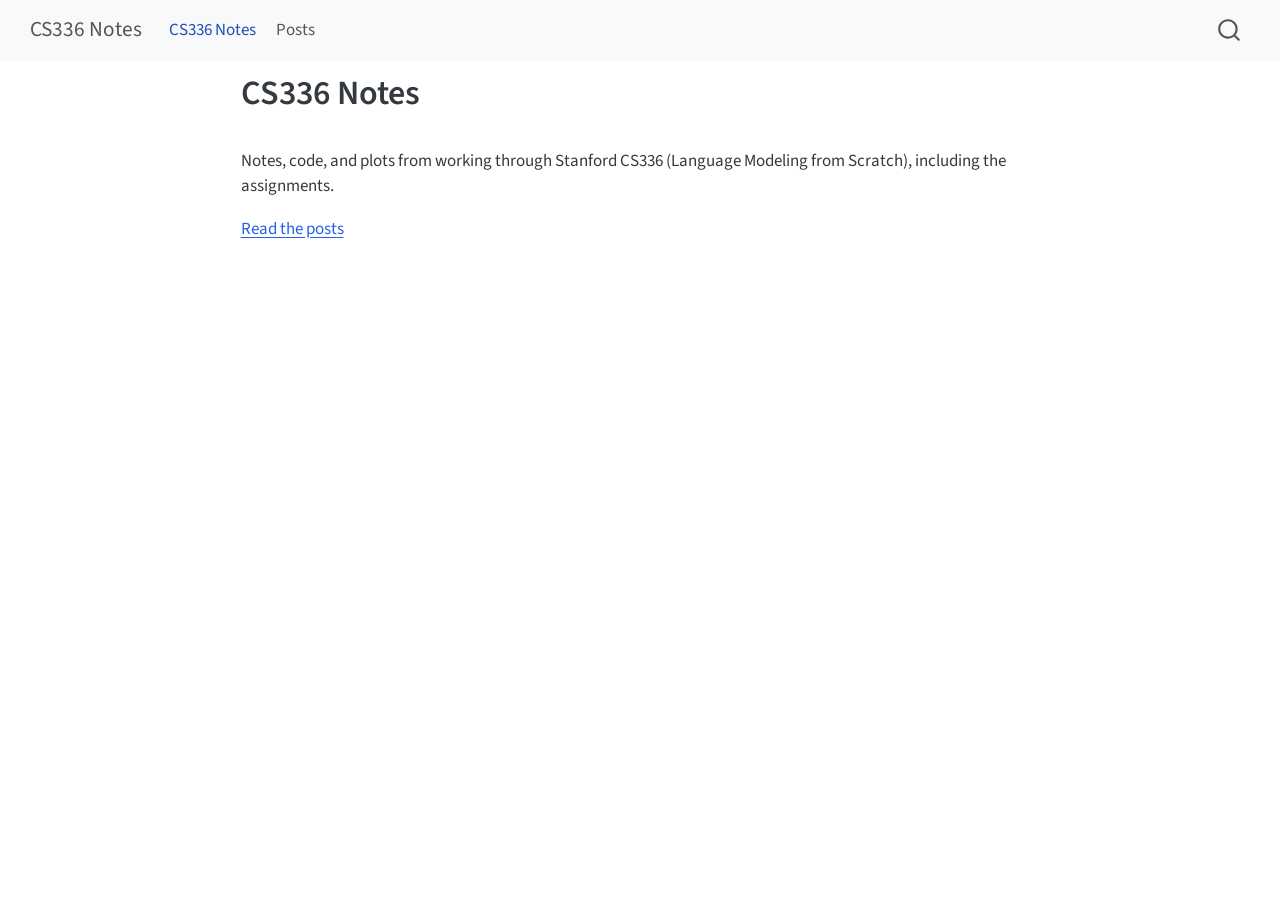
<file: index.html>
<!DOCTYPE html>
<html xmlns="http://www.w3.org/1999/xhtml" lang="en" xml:lang="en"><head>

<meta charset="utf-8">
<meta name="generator" content="quarto-1.10.19">

<meta name="viewport" content="width=device-width, initial-scale=1.0, user-scalable=yes">


<title>CS336 Notes</title>
<style>
/* Default styles provided by pandoc.
** See https://pandoc.org/MANUAL.html#variables-for-html for config info.
*/
span.smallcaps{font-variant: small-caps;}
div.columns{display: flex; gap: 1.5em;}
div.column{flex: auto;}
@media screen {
div.columns{gap: min(4vw, 1.5em);}
div.column{overflow-x: auto;}
}
div.hanging-indent{margin-left: 1.5em; text-indent: -1.5em;}
ul.task-list{list-style: none;}
ul.task-list li input[type="checkbox"] {
  width: 0.8em;
  margin: 0 0.8em 0.2em -1em; /* quarto-specific, see https://github.com/quarto-dev/quarto-cli/issues/4556 */ 
  vertical-align: middle;
}
</style>


<script src="site_libs/quarto-nav/quarto-nav.js"></script>
<script src="site_libs/quarto-nav/headroom.min.js"></script>
<script src="site_libs/clipboard/clipboard.min.js"></script>
<script src="site_libs/quarto-search/autocomplete.umd.js"></script>
<script src="site_libs/quarto-search/fuse.min.js"></script>
<script src="site_libs/quarto-search/quarto-search.js"></script>
<meta name="quarto:offset" content="./">
<script src="site_libs/quarto-html/quarto.js" type="module"></script>
<script src="site_libs/quarto-html/tabsets/tabsets.js" type="module"></script>
<script src="site_libs/quarto-html/popper.min.js"></script>
<script src="site_libs/quarto-html/tippy.umd.min.js"></script>
<link href="site_libs/quarto-html/tippy.css" rel="stylesheet">
<link href="site_libs/quarto-html/quarto-syntax-highlighting-bf27225e3a48a9273f3daa8f8e829971.css" rel="stylesheet" id="quarto-text-highlighting-styles">
<script src="site_libs/bootstrap/bootstrap.min.js"></script>
<link href="site_libs/bootstrap/bootstrap-icons.css" rel="stylesheet">
<link href="site_libs/bootstrap/bootstrap-06f8a88343a80d1801e7d5232569a929.min.css" rel="stylesheet" append-hash="true" id="quarto-bootstrap" data-mode="light">
<script id="quarto-search-options" type="application/json">{
  "location": "navbar",
  "copy-button": false,
  "collapse-after": 3,
  "panel-placement": "end",
  "type": "overlay",
  "limit": 50,
  "keyboard-shortcut": [
    "f",
    "/",
    "s"
  ],
  "show-item-context": false,
  "language": {
    "search-no-results-text": "No results",
    "search-matching-documents-text": "matching documents",
    "search-copy-link-title": "Copy link to search",
    "search-hide-matches-text": "Hide additional matches",
    "search-more-match-text": "more match in this document",
    "search-more-matches-text": "more matches in this document",
    "search-clear-button-title": "Clear",
    "search-text-placeholder": "",
    "search-detached-cancel-button-title": "Cancel",
    "search-submit-button-title": "Submit",
    "search-label": "Search"
  }
}</script>


</head>

<body class="nav-fixed fullcontent quarto-light">

<div id="quarto-search-results"></div>
  <header id="quarto-header" class="headroom fixed-top">
    <nav class="navbar navbar-expand-lg " data-bs-theme="dark">
      <div class="navbar-container container-fluid">
      <div class="navbar-brand-container mx-auto">
    <a class="navbar-brand" href="./index.html">
    <span class="navbar-title">CS336 Notes</span>
    </a>
  </div>
            <div id="quarto-search" class="" title="Search"></div>
          <button class="navbar-toggler" type="button" data-bs-toggle="collapse" data-bs-target="#navbarCollapse" aria-controls="navbarCollapse" role="menu" aria-expanded="false" aria-label="Toggle navigation" onclick="if (window.quartoToggleHeadroom) { window.quartoToggleHeadroom(); }">
  <span class="navbar-toggler-icon"></span>
</button>
          <div class="collapse navbar-collapse" id="navbarCollapse">
            <ul class="navbar-nav navbar-nav-scroll me-auto">
  <li class="nav-item">
    <a class="nav-link active" href="./index.html" aria-current="page"> 
<span class="menu-text">CS336 Notes</span></a>
  </li>  
  <li class="nav-item">
    <a class="nav-link" href="./posts/index.html"> 
<span class="menu-text">Posts</span></a>
  </li>  
</ul>
          </div> <!-- /navcollapse -->
            <div class="quarto-navbar-tools">
</div>
      </div> <!-- /container-fluid -->
    </nav>
</header>
<!-- content -->
<div id="quarto-content" class="quarto-container page-columns page-rows-contents page-layout-article page-navbar">
<!-- sidebar -->
<!-- margin-sidebar -->
    
<!-- main -->
<div class="quarto-about-marquee">
  <div class="about-image-container">
  </div>
  <div class="about-contents">
    <header id="title-block-header" class="quarto-title-block default">
<div class="quarto-title">
<h1 class="title">CS336 Notes</h1>
</div>
<div class="quarto-title-meta">
  </div>
</header> <main class="content" id="quarto-document-content">
<p>Notes, code, and plots from working through Stanford CS336 (Language Modeling from Scratch), including the assignments.</p>
<p><a href="./posts/index.html">Read the posts</a></p>


</main> 
  </div>
</div>
 <!-- /main -->
<script id="quarto-html-after-body" type="application/javascript">
  window.document.addEventListener("DOMContentLoaded", function (event) {
    const isCodeAnnotation = (el) => {
      for (const clz of el.classList) {
        if (clz.startsWith('code-annotation-')) {                     
          return true;
        }
      }
      return false;
    }
    const onCopySuccess = function(e) {
      // button target
      const button = e.trigger;
      // don't keep focus
      button.blur();
      // flash "checked"
      button.classList.add('code-copy-button-checked');
      var currentTitle = button.getAttribute("title");
      button.setAttribute("title", "Copied!");
      let tooltip;
      if (window.bootstrap) {
        button.setAttribute("data-bs-toggle", "tooltip");
        button.setAttribute("data-bs-placement", "left");
        button.setAttribute("data-bs-title", "Copied!");
        tooltip = new bootstrap.Tooltip(button, 
          { trigger: "manual", 
            customClass: "code-copy-button-tooltip",
            offset: [0, -8]});
        tooltip.show();    
      }
      setTimeout(function() {
        if (tooltip) {
          tooltip.hide();
          button.removeAttribute("data-bs-title");
          button.removeAttribute("data-bs-toggle");
          button.removeAttribute("data-bs-placement");
        }
        button.setAttribute("title", currentTitle);
        button.classList.remove('code-copy-button-checked');
      }, 1000);
      // clear code selection
      e.clearSelection();
    }
    const getTextToCopy = function(trigger) {
      const outerScaffold = trigger.parentElement.cloneNode(true);
      const codeEl = outerScaffold.querySelector('code');
      for (const childEl of codeEl.children) {
        if (isCodeAnnotation(childEl)) {
          childEl.remove();
        }
      }
      return codeEl.innerText;
    }
    const clipboard = new window.ClipboardJS('.code-copy-button:not([data-in-quarto-modal])', {
      text: getTextToCopy
    });
    clipboard.on('success', onCopySuccess);
    if (window.document.getElementById('quarto-embedded-source-code-modal')) {
      const clipboardModal = new window.ClipboardJS('.code-copy-button[data-in-quarto-modal]', {
        text: getTextToCopy,
        container: window.document.getElementById('quarto-embedded-source-code-modal')
      });
      clipboardModal.on('success', onCopySuccess);
    }
      var localhostRegex = new RegExp(/^(?:http|https):\/\/localhost\:?[0-9]*\//);
      var mailtoRegex = new RegExp(/^mailto:/);
        var filterRegex = new RegExp("https:\/\/manish13\.github\.io\/cs336-blog\/");
      var isInternal = (href) => {
          return filterRegex.test(href) || localhostRegex.test(href) || mailtoRegex.test(href);
      }
      // Inspect non-navigation links and adorn them if external
     var links = window.document.querySelectorAll('a[href]:not(.nav-link):not(.navbar-brand):not(.toc-action):not(.sidebar-link):not(.sidebar-item-toggle):not(.pagination-link):not(.no-external):not([aria-hidden]):not(.dropdown-item):not(.quarto-navigation-tool):not(.about-link)');
      for (var i=0; i<links.length; i++) {
        const link = links[i];
        if (!isInternal(link.href)) {
          // undo the damage that might have been done by quarto-nav.js in the case of
          // links that we want to consider external
          if (link.dataset.originalHref !== undefined) {
            link.href = link.dataset.originalHref;
          }
        }
      }
    function tippyHover(el, contentFn, onTriggerFn, onUntriggerFn) {
      const config = {
        allowHTML: true,
        maxWidth: 500,
        delay: 100,
        arrow: false,
        appendTo: function(el) {
            return el.parentElement;
        },
        interactive: true,
        interactiveBorder: 10,
        theme: 'quarto',
        placement: 'bottom-start',
      };
      if (contentFn) {
        config.content = contentFn;
      }
      if (onTriggerFn) {
        config.onTrigger = onTriggerFn;
      }
      if (onUntriggerFn) {
        config.onUntrigger = onUntriggerFn;
      }
      window.tippy(el, config); 
    }
    const noterefs = window.document.querySelectorAll('a[role="doc-noteref"]');
    for (var i=0; i<noterefs.length; i++) {
      const ref = noterefs[i];
      tippyHover(ref, function() {
        // use id or data attribute instead here
        let href = ref.getAttribute('data-footnote-href') || ref.getAttribute('href');
        try { href = new URL(href).hash; } catch {}
        const id = href.replace(/^#\/?/, "");
        const note = window.document.getElementById(id);
        if (note) {
          return note.innerHTML;
        } else {
          return "";
        }
      });
    }
    const xrefs = window.document.querySelectorAll('a.quarto-xref');
    const processXRef = (id, note) => {
      // Strip column container classes
      const stripColumnClz = (el) => {
        el.classList.remove("page-full", "page-columns");
        if (el.children) {
          for (const child of el.children) {
            stripColumnClz(child);
          }
        }
      }
      stripColumnClz(note)
      if (id === null || id.startsWith('sec-')) {
        // Special case sections, only their first couple elements
        const container = document.createElement("div");
        if (note.children && note.children.length > 2) {
          container.appendChild(note.children[0].cloneNode(true));
          for (let i = 1; i < note.children.length; i++) {
            const child = note.children[i];
            if (child.tagName === "P" && child.innerText === "") {
              continue;
            } else {
              container.appendChild(child.cloneNode(true));
              break;
            }
          }
          if (window.Quarto?.typesetMath) {
            window.Quarto.typesetMath(container);
          }
          return container.innerHTML
        } else {
          if (window.Quarto?.typesetMath) {
            window.Quarto.typesetMath(note);
          }
          return note.innerHTML;
        }
      } else {
        // Remove any anchor links if they are present
        const anchorLink = note.querySelector('a.anchorjs-link');
        if (anchorLink) {
          anchorLink.remove();
        }
        if (window.Quarto?.typesetMath) {
          window.Quarto.typesetMath(note);
        }
        if (note.classList.contains("callout")) {
          return note.outerHTML;
        } else {
          return note.innerHTML;
        }
      }
    }
    for (var i=0; i<xrefs.length; i++) {
      const xref = xrefs[i];
      tippyHover(xref, undefined, function(instance) {
        instance.disable();
        let url = xref.getAttribute('href');
        let hash = undefined; 
        if (url.startsWith('#')) {
          hash = url;
        } else {
          try { hash = new URL(url).hash; } catch {}
        }
        if (hash) {
          const id = hash.replace(/^#\/?/, "");
          const note = window.document.getElementById(id);
          if (note !== null) {
            try {
              const html = processXRef(id, note.cloneNode(true));
              instance.setContent(html);
            } finally {
              instance.enable();
              instance.show();
            }
          } else {
            // See if we can fetch this
            fetch(url.split('#')[0])
            .then(res => res.text())
            .then(html => {
              const parser = new DOMParser();
              const htmlDoc = parser.parseFromString(html, "text/html");
              const note = htmlDoc.getElementById(id);
              if (note !== null) {
                const html = processXRef(id, note);
                instance.setContent(html);
              } 
            }).finally(() => {
              instance.enable();
              instance.show();
            });
          }
        } else {
          // See if we can fetch a full url (with no hash to target)
          // This is a special case and we should probably do some content thinning / targeting
          fetch(url)
          .then(res => res.text())
          .then(html => {
            const parser = new DOMParser();
            const htmlDoc = parser.parseFromString(html, "text/html");
            const note = htmlDoc.querySelector('main.content');
            if (note !== null) {
              // This should only happen for chapter cross references
              // (since there is no id in the URL)
              // remove the first header
              if (note.children.length > 0 && note.children[0].tagName === "HEADER") {
                note.children[0].remove();
              }
              const html = processXRef(null, note);
              instance.setContent(html);
            } 
          }).finally(() => {
            instance.enable();
            instance.show();
          });
        }
      }, function(instance) {
      });
    }
        let selectedAnnoteEl;
        const selectorForAnnotation = ( cell, annotation) => {
          let cellAttr = 'data-code-cell="' + cell + '"';
          let lineAttr = 'data-code-annotation="' +  annotation + '"';
          const selector = 'span[' + cellAttr + '][' + lineAttr + ']';
          return selector;
        }
        const selectCodeLines = (annoteEl) => {
          const doc = window.document;
          const targetCell = annoteEl.getAttribute("data-target-cell");
          const targetAnnotation = annoteEl.getAttribute("data-target-annotation");
          const annoteSpan = window.document.querySelector(selectorForAnnotation(targetCell, targetAnnotation));
          const lines = annoteSpan.getAttribute("data-code-lines").split(",");
          const lineIds = lines.map((line) => {
            return targetCell + "-" + line;
          })
          let top = null;
          let height = null;
          let parent = null;
          if (lineIds.length > 0) {
              //compute the position of the single el (top and bottom and make a div)
              const el = window.document.getElementById(lineIds[0]);
              top = el.offsetTop;
              height = el.offsetHeight;
              parent = el.parentElement.parentElement;
            if (lineIds.length > 1) {
              const lastEl = window.document.getElementById(lineIds[lineIds.length - 1]);
              const bottom = lastEl.offsetTop + lastEl.offsetHeight;
              height = bottom - top;
            }
            if (top !== null && height !== null && parent !== null) {
              // cook up a div (if necessary) and position it 
              let div = window.document.getElementById("code-annotation-line-highlight");
              if (div === null) {
                div = window.document.createElement("div");
                div.setAttribute("id", "code-annotation-line-highlight");
                div.style.position = 'absolute';
                parent.appendChild(div);
              }
              div.style.top = top - 2 + "px";
              div.style.height = height + 4 + "px";
              div.style.left = 0;
              let gutterDiv = window.document.getElementById("code-annotation-line-highlight-gutter");
              if (gutterDiv === null) {
                gutterDiv = window.document.createElement("div");
                gutterDiv.setAttribute("id", "code-annotation-line-highlight-gutter");
                gutterDiv.style.position = 'absolute';
                const codeCell = window.document.getElementById(targetCell);
                const gutter = codeCell.querySelector('.code-annotation-gutter');
                gutter.appendChild(gutterDiv);
              }
              gutterDiv.style.top = top - 2 + "px";
              gutterDiv.style.height = height + 4 + "px";
            }
            selectedAnnoteEl = annoteEl;
          }
        };
        const unselectCodeLines = () => {
          const elementsIds = ["code-annotation-line-highlight", "code-annotation-line-highlight-gutter"];
          elementsIds.forEach((elId) => {
            const div = window.document.getElementById(elId);
            if (div) {
              div.remove();
            }
          });
          selectedAnnoteEl = undefined;
        };
          // Handle positioning of the toggle
      window.addEventListener(
        "resize",
        throttle(() => {
          elRect = undefined;
          if (selectedAnnoteEl) {
            selectCodeLines(selectedAnnoteEl);
          }
        }, 10)
      );
      function throttle(fn, ms) {
      let throttle = false;
      let timer;
        return (...args) => {
          if(!throttle) { // first call gets through
              fn.apply(this, args);
              throttle = true;
          } else { // all the others get throttled
              if(timer) clearTimeout(timer); // cancel #2
              timer = setTimeout(() => {
                fn.apply(this, args);
                timer = throttle = false;
              }, ms);
          }
        };
      }
        // Attach click handler to the DT
        const annoteDls = window.document.querySelectorAll('dt[data-target-cell]');
        for (const annoteDlNode of annoteDls) {
          annoteDlNode.addEventListener('click', (event) => {
            const clickedEl = event.target;
            if (clickedEl !== selectedAnnoteEl) {
              unselectCodeLines();
              const activeEl = window.document.querySelector('dt[data-target-cell].code-annotation-active');
              if (activeEl) {
                activeEl.classList.remove('code-annotation-active');
              }
              selectCodeLines(clickedEl);
              clickedEl.classList.add('code-annotation-active');
            } else {
              // Unselect the line
              unselectCodeLines();
              clickedEl.classList.remove('code-annotation-active');
            }
          });
        }
    const findCites = (el) => {
      const parentEl = el.parentElement;
      if (parentEl) {
        const cites = parentEl.dataset.cites;
        if (cites) {
          return {
            el,
            cites: cites.split(' ')
          };
        } else {
          return findCites(el.parentElement)
        }
      } else {
        return undefined;
      }
    };
    var bibliorefs = window.document.querySelectorAll('a[role="doc-biblioref"]');
    for (var i=0; i<bibliorefs.length; i++) {
      const ref = bibliorefs[i];
      const citeInfo = findCites(ref);
      if (citeInfo) {
        tippyHover(citeInfo.el, function() {
          var popup = window.document.createElement('div');
          citeInfo.cites.forEach(function(cite) {
            var citeDiv = window.document.createElement('div');
            citeDiv.classList.add('hanging-indent');
            citeDiv.classList.add('csl-entry');
            var biblioDiv = window.document.getElementById('ref-' + cite);
            if (biblioDiv) {
              citeDiv.innerHTML = biblioDiv.innerHTML;
            }
            popup.appendChild(citeDiv);
          });
          return popup.innerHTML;
        });
      }
    }
  });
  </script>
</div> <!-- /content -->




</body></html>
</file>
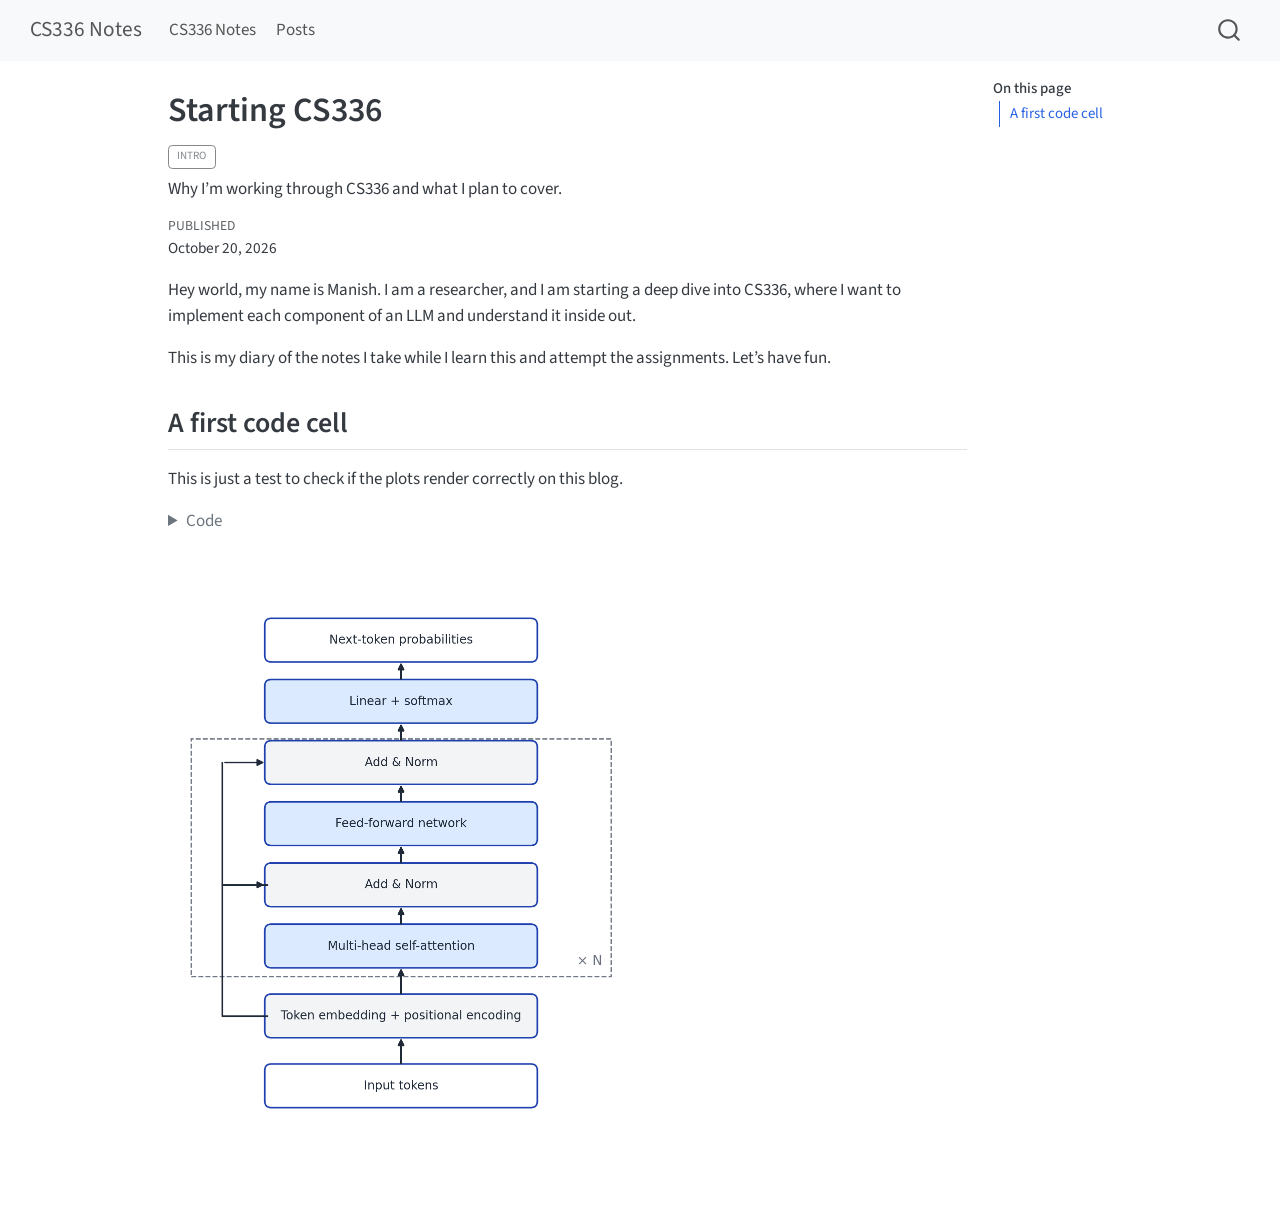
<file: posts/2026-10-20-introduction/index.html>
<!DOCTYPE html>
<html xmlns="http://www.w3.org/1999/xhtml" lang="en" xml:lang="en"><head>

<meta charset="utf-8">
<meta name="generator" content="quarto-1.10.19">

<meta name="viewport" content="width=device-width, initial-scale=1.0, user-scalable=yes">

<meta name="dcterms.date" content="2026-10-20">
<meta name="description" content="Why I’m working through CS336 and what I plan to cover.">

<title>Starting CS336 – CS336 Notes</title>
<style>
/* Default styles provided by pandoc.
** See https://pandoc.org/MANUAL.html#variables-for-html for config info.
*/
span.smallcaps{font-variant: small-caps;}
div.columns{display: flex; gap: 1.5em;}
div.column{flex: auto;}
@media screen {
div.columns{gap: min(4vw, 1.5em);}
div.column{overflow-x: auto;}
}
div.hanging-indent{margin-left: 1.5em; text-indent: -1.5em;}
ul.task-list{list-style: none;}
ul.task-list li input[type="checkbox"] {
  width: 0.8em;
  margin: 0 0.8em 0.2em -1em; /* quarto-specific, see https://github.com/quarto-dev/quarto-cli/issues/4556 */ 
  vertical-align: middle;
}
/* CSS for syntax highlighting */
html { -webkit-text-size-adjust: 100%; }
pre > code.sourceCode { white-space: pre; position: relative; }
pre > code.sourceCode > span { display: inline-block; line-height: 1.25; }
pre > code.sourceCode > span:empty { height: 1.2em; }
.sourceCode { overflow: visible; }
code.sourceCode > span { color: inherit; text-decoration: inherit; }
div.sourceCode { margin: 1em 0; }
pre.sourceCode { margin: 0; }
@media screen {
div.sourceCode { overflow: auto; }
}
@media print {
pre > code.sourceCode { white-space: pre-wrap; }
pre > code.sourceCode > span { text-indent: -5em; padding-left: 5em; }
}
pre.numberSource code
  { counter-reset: source-line 0; }
pre.numberSource code > span
  { position: relative; left: -4em; counter-increment: source-line; }
pre.numberSource code > span > a:first-child::before
  { content: counter(source-line);
    position: relative; left: -1em; text-align: right; vertical-align: baseline;
    border: none; display: inline-block;
    -webkit-touch-callout: none; -webkit-user-select: none;
    -khtml-user-select: none; -moz-user-select: none;
    -ms-user-select: none; user-select: none;
    padding: 0 4px; width: 4em;
  }
pre.numberSource { margin-left: 3em;  padding-left: 4px; }
div.sourceCode
  {   }
@media screen {
pre > code.sourceCode > span > a:first-child::before { text-decoration: underline; }
}
</style>


<script src="../../site_libs/quarto-nav/quarto-nav.js"></script>
<script src="../../site_libs/quarto-nav/headroom.min.js"></script>
<script src="../../site_libs/clipboard/clipboard.min.js"></script>
<script src="../../site_libs/quarto-search/autocomplete.umd.js"></script>
<script src="../../site_libs/quarto-search/fuse.min.js"></script>
<script src="../../site_libs/quarto-search/quarto-search.js"></script>
<meta name="quarto:offset" content="../../">
<script src="../../site_libs/quarto-html/quarto.js" type="module"></script>
<script src="../../site_libs/quarto-html/tabsets/tabsets.js" type="module"></script>
<script src="../../site_libs/quarto-html/popper.min.js"></script>
<script src="../../site_libs/quarto-html/tippy.umd.min.js"></script>
<script src="../../site_libs/quarto-html/anchor.min.js"></script>
<link href="../../site_libs/quarto-html/tippy.css" rel="stylesheet">
<link href="../../site_libs/quarto-html/quarto-syntax-highlighting-bf27225e3a48a9273f3daa8f8e829971.css" rel="stylesheet" id="quarto-text-highlighting-styles">
<script src="../../site_libs/bootstrap/bootstrap.min.js"></script>
<link href="../../site_libs/bootstrap/bootstrap-icons.css" rel="stylesheet">
<link href="../../site_libs/bootstrap/bootstrap-06f8a88343a80d1801e7d5232569a929.min.css" rel="stylesheet" append-hash="true" id="quarto-bootstrap" data-mode="light">
<script id="quarto-search-options" type="application/json">{
  "location": "navbar",
  "copy-button": false,
  "collapse-after": 3,
  "panel-placement": "end",
  "type": "overlay",
  "limit": 50,
  "keyboard-shortcut": [
    "f",
    "/",
    "s"
  ],
  "show-item-context": false,
  "language": {
    "search-no-results-text": "No results",
    "search-matching-documents-text": "matching documents",
    "search-copy-link-title": "Copy link to search",
    "search-hide-matches-text": "Hide additional matches",
    "search-more-match-text": "more match in this document",
    "search-more-matches-text": "more matches in this document",
    "search-clear-button-title": "Clear",
    "search-text-placeholder": "",
    "search-detached-cancel-button-title": "Cancel",
    "search-submit-button-title": "Submit",
    "search-label": "Search"
  }
}</script>


</head>

<body class="nav-fixed quarto-light">

<div id="quarto-search-results"></div>
  <header id="quarto-header" class="headroom fixed-top">
    <nav class="navbar navbar-expand-lg " data-bs-theme="dark">
      <div class="navbar-container container-fluid">
      <div class="navbar-brand-container mx-auto">
    <a class="navbar-brand" href="../../index.html">
    <span class="navbar-title">CS336 Notes</span>
    </a>
  </div>
            <div id="quarto-search" class="" title="Search"></div>
          <button class="navbar-toggler" type="button" data-bs-toggle="collapse" data-bs-target="#navbarCollapse" aria-controls="navbarCollapse" role="menu" aria-expanded="false" aria-label="Toggle navigation" onclick="if (window.quartoToggleHeadroom) { window.quartoToggleHeadroom(); }">
  <span class="navbar-toggler-icon"></span>
</button>
          <div class="collapse navbar-collapse" id="navbarCollapse">
            <ul class="navbar-nav navbar-nav-scroll me-auto">
  <li class="nav-item">
    <a class="nav-link" href="../../index.html"> 
<span class="menu-text">CS336 Notes</span></a>
  </li>  
  <li class="nav-item">
    <a class="nav-link" href="../../posts/index.html"> 
<span class="menu-text">Posts</span></a>
  </li>  
</ul>
          </div> <!-- /navcollapse -->
            <div class="quarto-navbar-tools">
</div>
      </div> <!-- /container-fluid -->
    </nav>
</header>
<!-- content -->
<div id="quarto-content" class="quarto-container page-columns page-rows-contents page-layout-article page-navbar">
<!-- sidebar -->
<!-- margin-sidebar -->
    <div id="quarto-margin-sidebar" class="sidebar margin-sidebar">
        <nav id="TOC" role="doc-toc" class="toc-active">
    <h2 id="toc-title">On this page</h2>
   
  <ul>
  <li><a href="#a-first-code-cell" id="toc-a-first-code-cell" class="nav-link active" data-scroll-target="#a-first-code-cell">A first code cell</a></li>
  </ul>
</nav>
    </div>
<!-- main -->
<main class="content" id="quarto-document-content">

<header id="title-block-header" class="quarto-title-block default">
<div class="quarto-title">
<h1 class="title">Starting CS336</h1>
  <div class="quarto-categories">
    <div class="quarto-category">intro</div>
  </div>
  </div>

<div>
  <div class="description">
    Why I’m working through CS336 and what I plan to cover.
  </div>
</div>


<div class="quarto-title-meta">

    
    <div>
    <div class="quarto-title-meta-heading">Published</div>
    <div class="quarto-title-meta-contents">
      <p class="date">October 20, 2026</p>
    </div>
  </div>
  
    
  </div>
  


</header>


<p>Hey world, my name is Manish. I am a researcher, and I am starting a deep dive into CS336, where I want to implement each component of an LLM and understand it inside out.</p>
<p>This is my diary of the notes I take while I learn this and attempt the assignments. Let’s have fun.</p>
<section id="a-first-code-cell" class="level2">
<h2 class="anchored" data-anchor-id="a-first-code-cell">A first code cell</h2>
<p>This is just a test to check if the plots render correctly on this blog.</p>
<div id="9cbfe132" class="cell" data-execution_count="1">
<details class="code-fold">
<summary>Code</summary>
<div class="code-copy-outer-scaffold"><div class="sourceCode cell-code" id="cb1"><pre class="sourceCode python code-with-copy"><code class="sourceCode python"><span id="cb1-1"><a href="#cb1-1" aria-hidden="true" tabindex="-1"></a><span class="im">import</span> matplotlib.pyplot <span class="im">as</span> plt</span>
<span id="cb1-2"><a href="#cb1-2" aria-hidden="true" tabindex="-1"></a><span class="im">from</span> matplotlib.patches <span class="im">import</span> FancyBboxPatch</span>
<span id="cb1-3"><a href="#cb1-3" aria-hidden="true" tabindex="-1"></a></span>
<span id="cb1-4"><a href="#cb1-4" aria-hidden="true" tabindex="-1"></a>INK, BLOCK, NORM, EDGE <span class="op">=</span> <span class="st">"#1f2937"</span>, <span class="st">"#dbeafe"</span>, <span class="st">"#f3f4f6"</span>, <span class="st">"#1e40af"</span></span>
<span id="cb1-5"><a href="#cb1-5" aria-hidden="true" tabindex="-1"></a></span>
<span id="cb1-6"><a href="#cb1-6" aria-hidden="true" tabindex="-1"></a>fig, ax <span class="op">=</span> plt.subplots(figsize<span class="op">=</span>(<span class="dv">6</span>, <span class="fl">7.5</span>))</span>
<span id="cb1-7"><a href="#cb1-7" aria-hidden="true" tabindex="-1"></a>ax.set_xlim(<span class="dv">0</span>, <span class="dv">10</span>)</span>
<span id="cb1-8"><a href="#cb1-8" aria-hidden="true" tabindex="-1"></a>ax.set_ylim(<span class="fl">0.3</span>, <span class="dv">13</span>)</span>
<span id="cb1-9"><a href="#cb1-9" aria-hidden="true" tabindex="-1"></a>ax.axis(<span class="st">"off"</span>)</span>
<span id="cb1-10"><a href="#cb1-10" aria-hidden="true" tabindex="-1"></a></span>
<span id="cb1-11"><a href="#cb1-11" aria-hidden="true" tabindex="-1"></a></span>
<span id="cb1-12"><a href="#cb1-12" aria-hidden="true" tabindex="-1"></a><span class="kw">def</span> box(y, label, fc, w<span class="op">=</span><span class="dv">6</span>, h<span class="op">=</span><span class="fl">0.9</span>):</span>
<span id="cb1-13"><a href="#cb1-13" aria-hidden="true" tabindex="-1"></a>    ax.add_patch(FancyBboxPatch((<span class="dv">5</span> <span class="op">-</span> w <span class="op">/</span> <span class="dv">2</span>, y <span class="op">-</span> h <span class="op">/</span> <span class="dv">2</span>), w, h,</span>
<span id="cb1-14"><a href="#cb1-14" aria-hidden="true" tabindex="-1"></a>                 boxstyle<span class="op">=</span><span class="st">"round,pad=0.05,rounding_size=0.15"</span>, fc<span class="op">=</span>fc, ec<span class="op">=</span>EDGE, lw<span class="op">=</span><span class="fl">1.2</span>))</span>
<span id="cb1-15"><a href="#cb1-15" aria-hidden="true" tabindex="-1"></a>    ax.text(<span class="dv">5</span>, y, label, ha<span class="op">=</span><span class="st">"center"</span>, va<span class="op">=</span><span class="st">"center"</span>, fontsize<span class="op">=</span><span class="dv">9</span>, color<span class="op">=</span>INK)</span>
<span id="cb1-16"><a href="#cb1-16" aria-hidden="true" tabindex="-1"></a></span>
<span id="cb1-17"><a href="#cb1-17" aria-hidden="true" tabindex="-1"></a></span>
<span id="cb1-18"><a href="#cb1-18" aria-hidden="true" tabindex="-1"></a><span class="kw">def</span> arrow(x0, y0, x1, y1):</span>
<span id="cb1-19"><a href="#cb1-19" aria-hidden="true" tabindex="-1"></a>    ax.annotate(<span class="st">""</span>, xy<span class="op">=</span>(x1, y1), xytext<span class="op">=</span>(x0, y0),</span>
<span id="cb1-20"><a href="#cb1-20" aria-hidden="true" tabindex="-1"></a>                arrowprops<span class="op">=</span><span class="bu">dict</span>(arrowstyle<span class="op">=</span><span class="st">"-|&gt;"</span>, color<span class="op">=</span>INK, lw<span class="op">=</span><span class="fl">1.2</span>))</span>
<span id="cb1-21"><a href="#cb1-21" aria-hidden="true" tabindex="-1"></a></span>
<span id="cb1-22"><a href="#cb1-22" aria-hidden="true" tabindex="-1"></a></span>
<span id="cb1-23"><a href="#cb1-23" aria-hidden="true" tabindex="-1"></a><span class="kw">def</span> residual(ya, yb):</span>
<span id="cb1-24"><a href="#cb1-24" aria-hidden="true" tabindex="-1"></a>    ax.plot([<span class="fl">2.0</span>, <span class="fl">1.0</span>, <span class="fl">1.0</span>], [ya, ya, yb], color<span class="op">=</span>INK, lw<span class="op">=</span><span class="fl">1.2</span>)</span>
<span id="cb1-25"><a href="#cb1-25" aria-hidden="true" tabindex="-1"></a>    arrow(<span class="fl">1.0</span>, yb, <span class="fl">2.0</span>, yb)</span>
<span id="cb1-26"><a href="#cb1-26" aria-hidden="true" tabindex="-1"></a></span>
<span id="cb1-27"><a href="#cb1-27" aria-hidden="true" tabindex="-1"></a></span>
<span id="cb1-28"><a href="#cb1-28" aria-hidden="true" tabindex="-1"></a>layers <span class="op">=</span> [</span>
<span id="cb1-29"><a href="#cb1-29" aria-hidden="true" tabindex="-1"></a>    (<span class="fl">1.0</span>, <span class="st">"Input tokens"</span>, <span class="st">"white"</span>),</span>
<span id="cb1-30"><a href="#cb1-30" aria-hidden="true" tabindex="-1"></a>    (<span class="fl">2.6</span>, <span class="st">"Token embedding + positional encoding"</span>, NORM),</span>
<span id="cb1-31"><a href="#cb1-31" aria-hidden="true" tabindex="-1"></a>    (<span class="fl">4.2</span>, <span class="st">"Multi-head self-attention"</span>, BLOCK),</span>
<span id="cb1-32"><a href="#cb1-32" aria-hidden="true" tabindex="-1"></a>    (<span class="fl">5.6</span>, <span class="st">"Add &amp; Norm"</span>, NORM),</span>
<span id="cb1-33"><a href="#cb1-33" aria-hidden="true" tabindex="-1"></a>    (<span class="fl">7.0</span>, <span class="st">"Feed-forward network"</span>, BLOCK),</span>
<span id="cb1-34"><a href="#cb1-34" aria-hidden="true" tabindex="-1"></a>    (<span class="fl">8.4</span>, <span class="st">"Add &amp; Norm"</span>, NORM),</span>
<span id="cb1-35"><a href="#cb1-35" aria-hidden="true" tabindex="-1"></a>    (<span class="fl">9.8</span>, <span class="st">"Linear + softmax"</span>, BLOCK),</span>
<span id="cb1-36"><a href="#cb1-36" aria-hidden="true" tabindex="-1"></a>    (<span class="fl">11.2</span>, <span class="st">"Next-token probabilities"</span>, <span class="st">"white"</span>),</span>
<span id="cb1-37"><a href="#cb1-37" aria-hidden="true" tabindex="-1"></a>]</span>
<span id="cb1-38"><a href="#cb1-38" aria-hidden="true" tabindex="-1"></a><span class="cf">for</span> y, label, fc <span class="kw">in</span> layers:</span>
<span id="cb1-39"><a href="#cb1-39" aria-hidden="true" tabindex="-1"></a>    box(y, label, fc)</span>
<span id="cb1-40"><a href="#cb1-40" aria-hidden="true" tabindex="-1"></a><span class="cf">for</span> (y0, _, _), (y1, _, _) <span class="kw">in</span> <span class="bu">zip</span>(layers, layers[<span class="dv">1</span>:]):</span>
<span id="cb1-41"><a href="#cb1-41" aria-hidden="true" tabindex="-1"></a>    arrow(<span class="dv">5</span>, y0 <span class="op">+</span> <span class="fl">0.45</span>, <span class="dv">5</span>, y1 <span class="op">-</span> <span class="fl">0.45</span>)</span>
<span id="cb1-42"><a href="#cb1-42" aria-hidden="true" tabindex="-1"></a></span>
<span id="cb1-43"><a href="#cb1-43" aria-hidden="true" tabindex="-1"></a>residual(<span class="fl">2.6</span>, <span class="fl">5.6</span>)</span>
<span id="cb1-44"><a href="#cb1-44" aria-hidden="true" tabindex="-1"></a>residual(<span class="fl">5.6</span>, <span class="fl">8.4</span>)</span>
<span id="cb1-45"><a href="#cb1-45" aria-hidden="true" tabindex="-1"></a></span>
<span id="cb1-46"><a href="#cb1-46" aria-hidden="true" tabindex="-1"></a>ax.add_patch(plt.Rectangle((<span class="fl">0.3</span>, <span class="fl">3.5</span>), <span class="fl">9.4</span>, <span class="fl">5.45</span>, fill<span class="op">=</span><span class="va">False</span>, ls<span class="op">=</span><span class="st">"--"</span>, ec<span class="op">=</span><span class="st">"#6b7280"</span>, lw<span class="op">=</span><span class="dv">1</span>))</span>
<span id="cb1-47"><a href="#cb1-47" aria-hidden="true" tabindex="-1"></a>ax.text(<span class="fl">9.5</span>, <span class="fl">3.7</span>, <span class="st">"× N"</span>, ha<span class="op">=</span><span class="st">"right"</span>, va<span class="op">=</span><span class="st">"bottom"</span>, fontsize<span class="op">=</span><span class="dv">10</span>, color<span class="op">=</span><span class="st">"#6b7280"</span>)</span>
<span id="cb1-48"><a href="#cb1-48" aria-hidden="true" tabindex="-1"></a></span>
<span id="cb1-49"><a href="#cb1-49" aria-hidden="true" tabindex="-1"></a>plt.show()</span></code></pre></div><button title="Copy to Clipboard" class="code-copy-button"><i class="bi"></i></button></div>
</details>
<div class="cell-output cell-output-display">
<div>
<figure class="figure">
<p><img src="index_files/figure-html/cell-2-output-1.png" width="466" height="574" class="figure-img"></p>
</figure>
</div>
</div>
</div>


</section>

</main> <!-- /main -->
<script id="quarto-html-after-body" type="application/javascript">
  window.document.addEventListener("DOMContentLoaded", function (event) {
    const icon = "";
    const anchorJS = new window.AnchorJS();
    anchorJS.options = {
      placement: 'right',
      icon: icon
    };
    anchorJS.add('.anchored');
    const isCodeAnnotation = (el) => {
      for (const clz of el.classList) {
        if (clz.startsWith('code-annotation-')) {                     
          return true;
        }
      }
      return false;
    }
    const onCopySuccess = function(e) {
      // button target
      const button = e.trigger;
      // don't keep focus
      button.blur();
      // flash "checked"
      button.classList.add('code-copy-button-checked');
      var currentTitle = button.getAttribute("title");
      button.setAttribute("title", "Copied!");
      let tooltip;
      if (window.bootstrap) {
        button.setAttribute("data-bs-toggle", "tooltip");
        button.setAttribute("data-bs-placement", "left");
        button.setAttribute("data-bs-title", "Copied!");
        tooltip = new bootstrap.Tooltip(button, 
          { trigger: "manual", 
            customClass: "code-copy-button-tooltip",
            offset: [0, -8]});
        tooltip.show();    
      }
      setTimeout(function() {
        if (tooltip) {
          tooltip.hide();
          button.removeAttribute("data-bs-title");
          button.removeAttribute("data-bs-toggle");
          button.removeAttribute("data-bs-placement");
        }
        button.setAttribute("title", currentTitle);
        button.classList.remove('code-copy-button-checked');
      }, 1000);
      // clear code selection
      e.clearSelection();
    }
    const getTextToCopy = function(trigger) {
      const outerScaffold = trigger.parentElement.cloneNode(true);
      const codeEl = outerScaffold.querySelector('code');
      for (const childEl of codeEl.children) {
        if (isCodeAnnotation(childEl)) {
          childEl.remove();
        }
      }
      return codeEl.innerText;
    }
    const clipboard = new window.ClipboardJS('.code-copy-button:not([data-in-quarto-modal])', {
      text: getTextToCopy
    });
    clipboard.on('success', onCopySuccess);
    if (window.document.getElementById('quarto-embedded-source-code-modal')) {
      const clipboardModal = new window.ClipboardJS('.code-copy-button[data-in-quarto-modal]', {
        text: getTextToCopy,
        container: window.document.getElementById('quarto-embedded-source-code-modal')
      });
      clipboardModal.on('success', onCopySuccess);
    }
      var localhostRegex = new RegExp(/^(?:http|https):\/\/localhost\:?[0-9]*\//);
      var mailtoRegex = new RegExp(/^mailto:/);
        var filterRegex = new RegExp("https:\/\/manish13\.github\.io\/cs336-blog\/");
      var isInternal = (href) => {
          return filterRegex.test(href) || localhostRegex.test(href) || mailtoRegex.test(href);
      }
      // Inspect non-navigation links and adorn them if external
     var links = window.document.querySelectorAll('a[href]:not(.nav-link):not(.navbar-brand):not(.toc-action):not(.sidebar-link):not(.sidebar-item-toggle):not(.pagination-link):not(.no-external):not([aria-hidden]):not(.dropdown-item):not(.quarto-navigation-tool):not(.about-link)');
      for (var i=0; i<links.length; i++) {
        const link = links[i];
        if (!isInternal(link.href)) {
          // undo the damage that might have been done by quarto-nav.js in the case of
          // links that we want to consider external
          if (link.dataset.originalHref !== undefined) {
            link.href = link.dataset.originalHref;
          }
        }
      }
    function tippyHover(el, contentFn, onTriggerFn, onUntriggerFn) {
      const config = {
        allowHTML: true,
        maxWidth: 500,
        delay: 100,
        arrow: false,
        appendTo: function(el) {
            return el.parentElement;
        },
        interactive: true,
        interactiveBorder: 10,
        theme: 'quarto',
        placement: 'bottom-start',
      };
      if (contentFn) {
        config.content = contentFn;
      }
      if (onTriggerFn) {
        config.onTrigger = onTriggerFn;
      }
      if (onUntriggerFn) {
        config.onUntrigger = onUntriggerFn;
      }
      window.tippy(el, config); 
    }
    const noterefs = window.document.querySelectorAll('a[role="doc-noteref"]');
    for (var i=0; i<noterefs.length; i++) {
      const ref = noterefs[i];
      tippyHover(ref, function() {
        // use id or data attribute instead here
        let href = ref.getAttribute('data-footnote-href') || ref.getAttribute('href');
        try { href = new URL(href).hash; } catch {}
        const id = href.replace(/^#\/?/, "");
        const note = window.document.getElementById(id);
        if (note) {
          return note.innerHTML;
        } else {
          return "";
        }
      });
    }
    const xrefs = window.document.querySelectorAll('a.quarto-xref');
    const processXRef = (id, note) => {
      // Strip column container classes
      const stripColumnClz = (el) => {
        el.classList.remove("page-full", "page-columns");
        if (el.children) {
          for (const child of el.children) {
            stripColumnClz(child);
          }
        }
      }
      stripColumnClz(note)
      if (id === null || id.startsWith('sec-')) {
        // Special case sections, only their first couple elements
        const container = document.createElement("div");
        if (note.children && note.children.length > 2) {
          container.appendChild(note.children[0].cloneNode(true));
          for (let i = 1; i < note.children.length; i++) {
            const child = note.children[i];
            if (child.tagName === "P" && child.innerText === "") {
              continue;
            } else {
              container.appendChild(child.cloneNode(true));
              break;
            }
          }
          if (window.Quarto?.typesetMath) {
            window.Quarto.typesetMath(container);
          }
          return container.innerHTML
        } else {
          if (window.Quarto?.typesetMath) {
            window.Quarto.typesetMath(note);
          }
          return note.innerHTML;
        }
      } else {
        // Remove any anchor links if they are present
        const anchorLink = note.querySelector('a.anchorjs-link');
        if (anchorLink) {
          anchorLink.remove();
        }
        if (window.Quarto?.typesetMath) {
          window.Quarto.typesetMath(note);
        }
        if (note.classList.contains("callout")) {
          return note.outerHTML;
        } else {
          return note.innerHTML;
        }
      }
    }
    for (var i=0; i<xrefs.length; i++) {
      const xref = xrefs[i];
      tippyHover(xref, undefined, function(instance) {
        instance.disable();
        let url = xref.getAttribute('href');
        let hash = undefined; 
        if (url.startsWith('#')) {
          hash = url;
        } else {
          try { hash = new URL(url).hash; } catch {}
        }
        if (hash) {
          const id = hash.replace(/^#\/?/, "");
          const note = window.document.getElementById(id);
          if (note !== null) {
            try {
              const html = processXRef(id, note.cloneNode(true));
              instance.setContent(html);
            } finally {
              instance.enable();
              instance.show();
            }
          } else {
            // See if we can fetch this
            fetch(url.split('#')[0])
            .then(res => res.text())
            .then(html => {
              const parser = new DOMParser();
              const htmlDoc = parser.parseFromString(html, "text/html");
              const note = htmlDoc.getElementById(id);
              if (note !== null) {
                const html = processXRef(id, note);
                instance.setContent(html);
              } 
            }).finally(() => {
              instance.enable();
              instance.show();
            });
          }
        } else {
          // See if we can fetch a full url (with no hash to target)
          // This is a special case and we should probably do some content thinning / targeting
          fetch(url)
          .then(res => res.text())
          .then(html => {
            const parser = new DOMParser();
            const htmlDoc = parser.parseFromString(html, "text/html");
            const note = htmlDoc.querySelector('main.content');
            if (note !== null) {
              // This should only happen for chapter cross references
              // (since there is no id in the URL)
              // remove the first header
              if (note.children.length > 0 && note.children[0].tagName === "HEADER") {
                note.children[0].remove();
              }
              const html = processXRef(null, note);
              instance.setContent(html);
            } 
          }).finally(() => {
            instance.enable();
            instance.show();
          });
        }
      }, function(instance) {
      });
    }
        let selectedAnnoteEl;
        const selectorForAnnotation = ( cell, annotation) => {
          let cellAttr = 'data-code-cell="' + cell + '"';
          let lineAttr = 'data-code-annotation="' +  annotation + '"';
          const selector = 'span[' + cellAttr + '][' + lineAttr + ']';
          return selector;
        }
        const selectCodeLines = (annoteEl) => {
          const doc = window.document;
          const targetCell = annoteEl.getAttribute("data-target-cell");
          const targetAnnotation = annoteEl.getAttribute("data-target-annotation");
          const annoteSpan = window.document.querySelector(selectorForAnnotation(targetCell, targetAnnotation));
          const lines = annoteSpan.getAttribute("data-code-lines").split(",");
          const lineIds = lines.map((line) => {
            return targetCell + "-" + line;
          })
          let top = null;
          let height = null;
          let parent = null;
          if (lineIds.length > 0) {
              //compute the position of the single el (top and bottom and make a div)
              const el = window.document.getElementById(lineIds[0]);
              top = el.offsetTop;
              height = el.offsetHeight;
              parent = el.parentElement.parentElement;
            if (lineIds.length > 1) {
              const lastEl = window.document.getElementById(lineIds[lineIds.length - 1]);
              const bottom = lastEl.offsetTop + lastEl.offsetHeight;
              height = bottom - top;
            }
            if (top !== null && height !== null && parent !== null) {
              // cook up a div (if necessary) and position it 
              let div = window.document.getElementById("code-annotation-line-highlight");
              if (div === null) {
                div = window.document.createElement("div");
                div.setAttribute("id", "code-annotation-line-highlight");
                div.style.position = 'absolute';
                parent.appendChild(div);
              }
              div.style.top = top - 2 + "px";
              div.style.height = height + 4 + "px";
              div.style.left = 0;
              let gutterDiv = window.document.getElementById("code-annotation-line-highlight-gutter");
              if (gutterDiv === null) {
                gutterDiv = window.document.createElement("div");
                gutterDiv.setAttribute("id", "code-annotation-line-highlight-gutter");
                gutterDiv.style.position = 'absolute';
                const codeCell = window.document.getElementById(targetCell);
                const gutter = codeCell.querySelector('.code-annotation-gutter');
                gutter.appendChild(gutterDiv);
              }
              gutterDiv.style.top = top - 2 + "px";
              gutterDiv.style.height = height + 4 + "px";
            }
            selectedAnnoteEl = annoteEl;
          }
        };
        const unselectCodeLines = () => {
          const elementsIds = ["code-annotation-line-highlight", "code-annotation-line-highlight-gutter"];
          elementsIds.forEach((elId) => {
            const div = window.document.getElementById(elId);
            if (div) {
              div.remove();
            }
          });
          selectedAnnoteEl = undefined;
        };
          // Handle positioning of the toggle
      window.addEventListener(
        "resize",
        throttle(() => {
          elRect = undefined;
          if (selectedAnnoteEl) {
            selectCodeLines(selectedAnnoteEl);
          }
        }, 10)
      );
      function throttle(fn, ms) {
      let throttle = false;
      let timer;
        return (...args) => {
          if(!throttle) { // first call gets through
              fn.apply(this, args);
              throttle = true;
          } else { // all the others get throttled
              if(timer) clearTimeout(timer); // cancel #2
              timer = setTimeout(() => {
                fn.apply(this, args);
                timer = throttle = false;
              }, ms);
          }
        };
      }
        // Attach click handler to the DT
        const annoteDls = window.document.querySelectorAll('dt[data-target-cell]');
        for (const annoteDlNode of annoteDls) {
          annoteDlNode.addEventListener('click', (event) => {
            const clickedEl = event.target;
            if (clickedEl !== selectedAnnoteEl) {
              unselectCodeLines();
              const activeEl = window.document.querySelector('dt[data-target-cell].code-annotation-active');
              if (activeEl) {
                activeEl.classList.remove('code-annotation-active');
              }
              selectCodeLines(clickedEl);
              clickedEl.classList.add('code-annotation-active');
            } else {
              // Unselect the line
              unselectCodeLines();
              clickedEl.classList.remove('code-annotation-active');
            }
          });
        }
    const findCites = (el) => {
      const parentEl = el.parentElement;
      if (parentEl) {
        const cites = parentEl.dataset.cites;
        if (cites) {
          return {
            el,
            cites: cites.split(' ')
          };
        } else {
          return findCites(el.parentElement)
        }
      } else {
        return undefined;
      }
    };
    var bibliorefs = window.document.querySelectorAll('a[role="doc-biblioref"]');
    for (var i=0; i<bibliorefs.length; i++) {
      const ref = bibliorefs[i];
      const citeInfo = findCites(ref);
      if (citeInfo) {
        tippyHover(citeInfo.el, function() {
          var popup = window.document.createElement('div');
          citeInfo.cites.forEach(function(cite) {
            var citeDiv = window.document.createElement('div');
            citeDiv.classList.add('hanging-indent');
            citeDiv.classList.add('csl-entry');
            var biblioDiv = window.document.getElementById('ref-' + cite);
            if (biblioDiv) {
              citeDiv.innerHTML = biblioDiv.innerHTML;
            }
            popup.appendChild(citeDiv);
          });
          return popup.innerHTML;
        });
      }
    }
  });
  </script>
</div> <!-- /content -->




</body></html>
</file>
<file: site_libs/quarto-html/tippy.css>
.tippy-box[data-animation=fade][data-state=hidden]{opacity:0}[data-tippy-root]{max-width:calc(100vw - 10px)}.tippy-box{position:relative;background-color:#333;color:#fff;border-radius:4px;font-size:14px;line-height:1.4;white-space:normal;outline:0;transition-property:transform,visibility,opacity}.tippy-box[data-placement^=top]>.tippy-arrow{bottom:0}.tippy-box[data-placement^=top]>.tippy-arrow:before{bottom:-7px;left:0;border-width:8px 8px 0;border-top-color:initial;transform-origin:center top}.tippy-box[data-placement^=bottom]>.tippy-arrow{top:0}.tippy-box[data-placement^=bottom]>.tippy-arrow:before{top:-7px;left:0;border-width:0 8px 8px;border-bottom-color:initial;transform-origin:center bottom}.tippy-box[data-placement^=left]>.tippy-arrow{right:0}.tippy-box[data-placement^=left]>.tippy-arrow:before{border-width:8px 0 8px 8px;border-left-color:initial;right:-7px;transform-origin:center left}.tippy-box[data-placement^=right]>.tippy-arrow{left:0}.tippy-box[data-placement^=right]>.tippy-arrow:before{left:-7px;border-width:8px 8px 8px 0;border-right-color:initial;transform-origin:center right}.tippy-box[data-inertia][data-state=visible]{transition-timing-function:cubic-bezier(.54,1.5,.38,1.11)}.tippy-arrow{width:16px;height:16px;color:#333}.tippy-arrow:before{content:"";position:absolute;border-color:transparent;border-style:solid}.tippy-content{position:relative;padding:5px 9px;z-index:1}
</file>
<file: site_libs/quarto-html/quarto-syntax-highlighting-bf27225e3a48a9273f3daa8f8e829971.css>
/* quarto syntax highlight colors */
:root {
  --quarto-hl-ot-color: #003B4F;
  --quarto-hl-at-color: #657422;
  --quarto-hl-ss-color: #20794D;
  --quarto-hl-an-color: #5E5E5E;
  --quarto-hl-fu-color: #4758AB;
  --quarto-hl-st-color: #20794D;
  --quarto-hl-cf-color: #003B4F;
  --quarto-hl-op-color: #5E5E5E;
  --quarto-hl-er-color: #AD0000;
  --quarto-hl-bn-color: #AD0000;
  --quarto-hl-al-color: #AD0000;
  --quarto-hl-va-color: #111111;
  --quarto-hl-bu-color: inherit;
  --quarto-hl-ex-color: inherit;
  --quarto-hl-pp-color: #AD0000;
  --quarto-hl-in-color: #5E5E5E;
  --quarto-hl-vs-color: #20794D;
  --quarto-hl-wa-color: #5E5E5E;
  --quarto-hl-do-color: #5E5E5E;
  --quarto-hl-im-color: #00769E;
  --quarto-hl-ch-color: #20794D;
  --quarto-hl-dt-color: #AD0000;
  --quarto-hl-fl-color: #AD0000;
  --quarto-hl-co-color: #5E5E5E;
  --quarto-hl-cv-color: #5E5E5E;
  --quarto-hl-cn-color: #8f5902;
  --quarto-hl-sc-color: #5E5E5E;
  --quarto-hl-dv-color: #AD0000;
  --quarto-hl-kw-color: #003B4F;
}

/* other quarto variables */
:root {
  --quarto-font-monospace: SFMono-Regular, Menlo, Monaco, Consolas, "Liberation Mono", "Courier New", monospace;
}

/* syntax highlight based on Pandoc's rules */
pre > code.sourceCode > span {
  color: #003B4F;
}

code.sourceCode > span {
  color: #003B4F;
}

div.sourceCode,
div.sourceCode pre.sourceCode {
  color: #003B4F;
}

/* Normal */
code span {
  color: #003B4F;
}

/* Alert */
code span.al {
  color: #AD0000;
  font-style: inherit;
}

/* Annotation */
code span.an {
  color: #5E5E5E;
  font-style: inherit;
}

/* Attribute */
code span.at {
  color: #657422;
  font-style: inherit;
}

/* BaseN */
code span.bn {
  color: #AD0000;
  font-style: inherit;
}

/* BuiltIn */
code span.bu {
  font-style: inherit;
}

/* ControlFlow */
code span.cf {
  color: #003B4F;
  font-weight: bold;
  font-style: inherit;
}

/* Char */
code span.ch {
  color: #20794D;
  font-style: inherit;
}

/* Constant */
code span.cn {
  color: #8f5902;
  font-style: inherit;
}

/* Comment */
code span.co {
  color: #5E5E5E;
  font-style: inherit;
}

/* CommentVar */
code span.cv {
  color: #5E5E5E;
  font-style: italic;
}

/* Documentation */
code span.do {
  color: #5E5E5E;
  font-style: italic;
}

/* DataType */
code span.dt {
  color: #AD0000;
  font-style: inherit;
}

/* DecVal */
code span.dv {
  color: #AD0000;
  font-style: inherit;
}

/* Error */
code span.er {
  color: #AD0000;
  font-style: inherit;
}

/* Extension */
code span.ex {
  font-style: inherit;
}

/* Float */
code span.fl {
  color: #AD0000;
  font-style: inherit;
}

/* Function */
code span.fu {
  color: #4758AB;
  font-style: inherit;
}

/* Import */
code span.im {
  color: #00769E;
  font-style: inherit;
}

/* Information */
code span.in {
  color: #5E5E5E;
  font-style: inherit;
}

/* Keyword */
code span.kw {
  color: #003B4F;
  font-weight: bold;
  font-style: inherit;
}

/* Operator */
code span.op {
  color: #5E5E5E;
  font-style: inherit;
}

/* Other */
code span.ot {
  color: #003B4F;
  font-style: inherit;
}

/* Preprocessor */
code span.pp {
  color: #AD0000;
  font-style: inherit;
}

/* SpecialChar */
code span.sc {
  color: #5E5E5E;
  font-style: inherit;
}

/* SpecialString */
code span.ss {
  color: #20794D;
  font-style: inherit;
}

/* String */
code span.st {
  color: #20794D;
  font-style: inherit;
}

/* Variable */
code span.va {
  color: #111111;
  font-style: inherit;
}

/* VerbatimString */
code span.vs {
  color: #20794D;
  font-style: inherit;
}

/* Warning */
code span.wa {
  color: #5E5E5E;
  font-style: italic;
}

.prevent-inlining {
  content: "</";
}

/*# sourceMappingURL=8be38f48d34c45af72792cbd699585e7.css.map */
</file>
